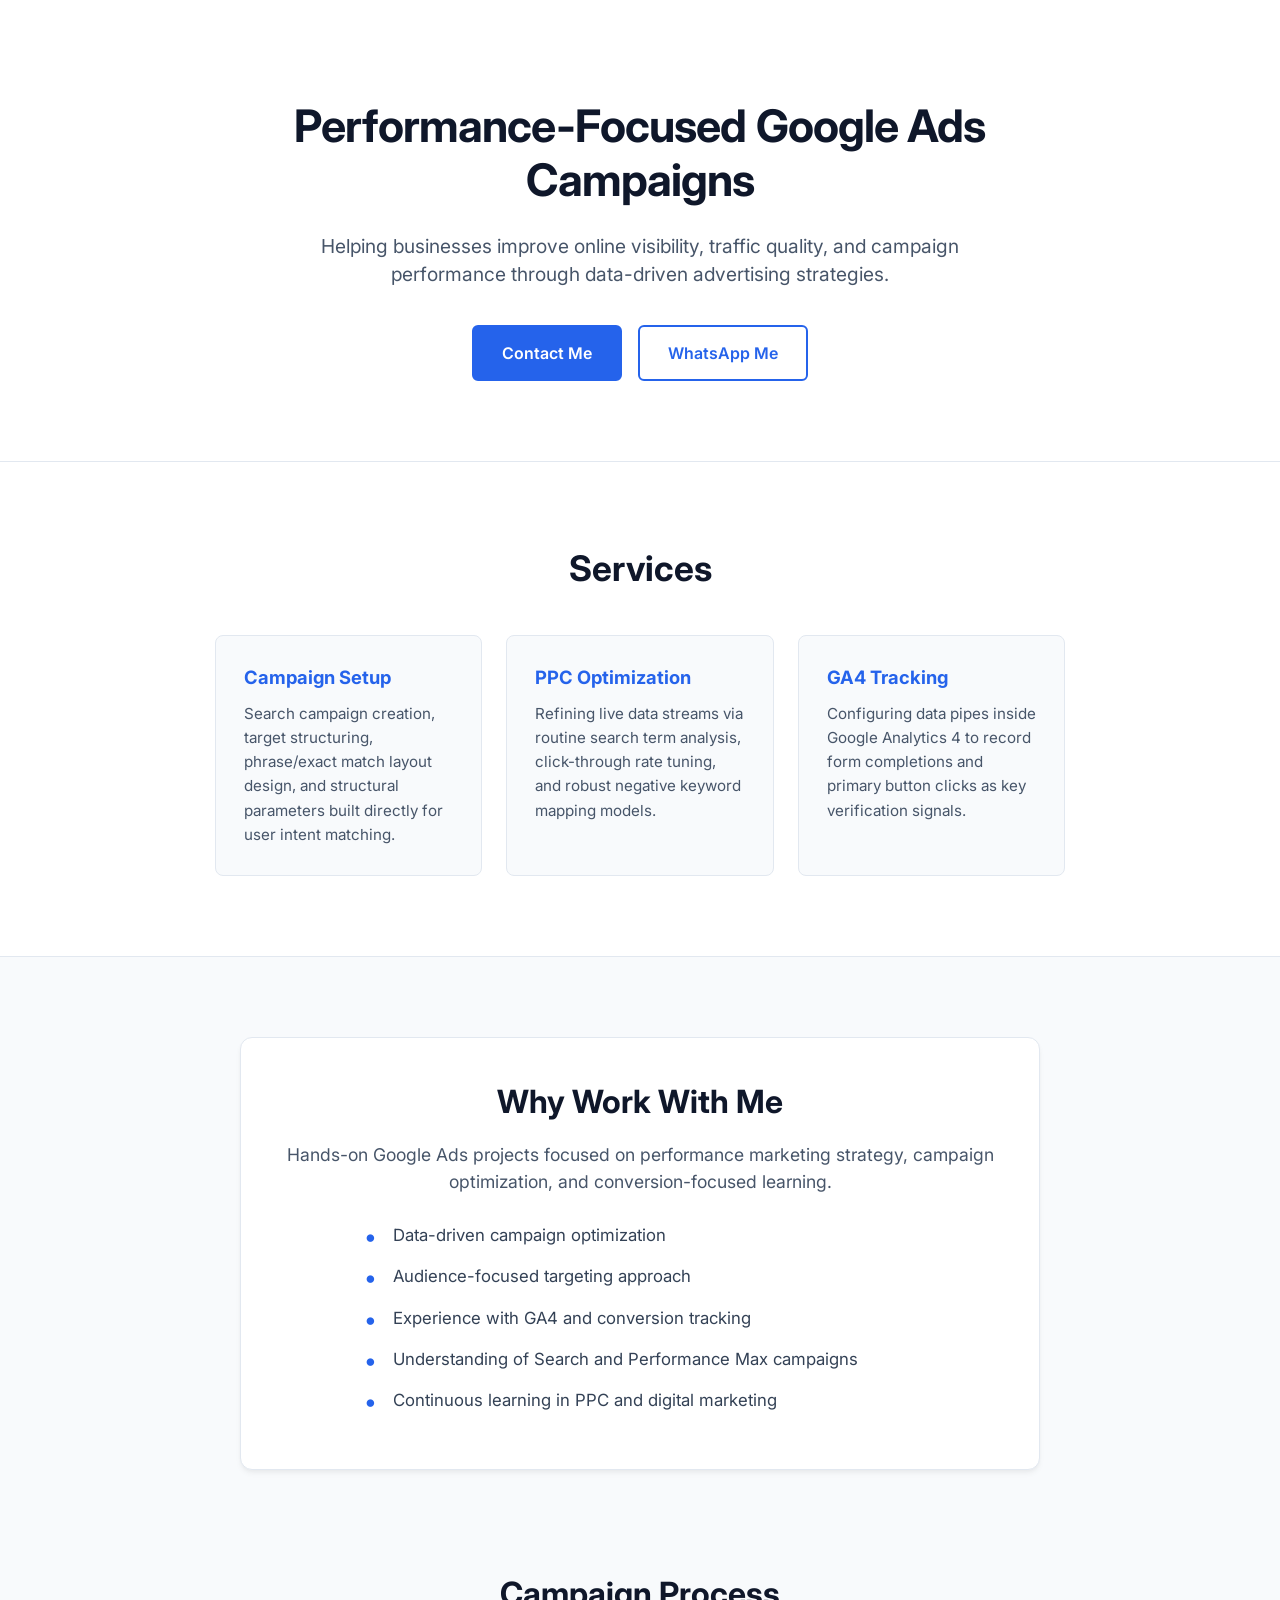
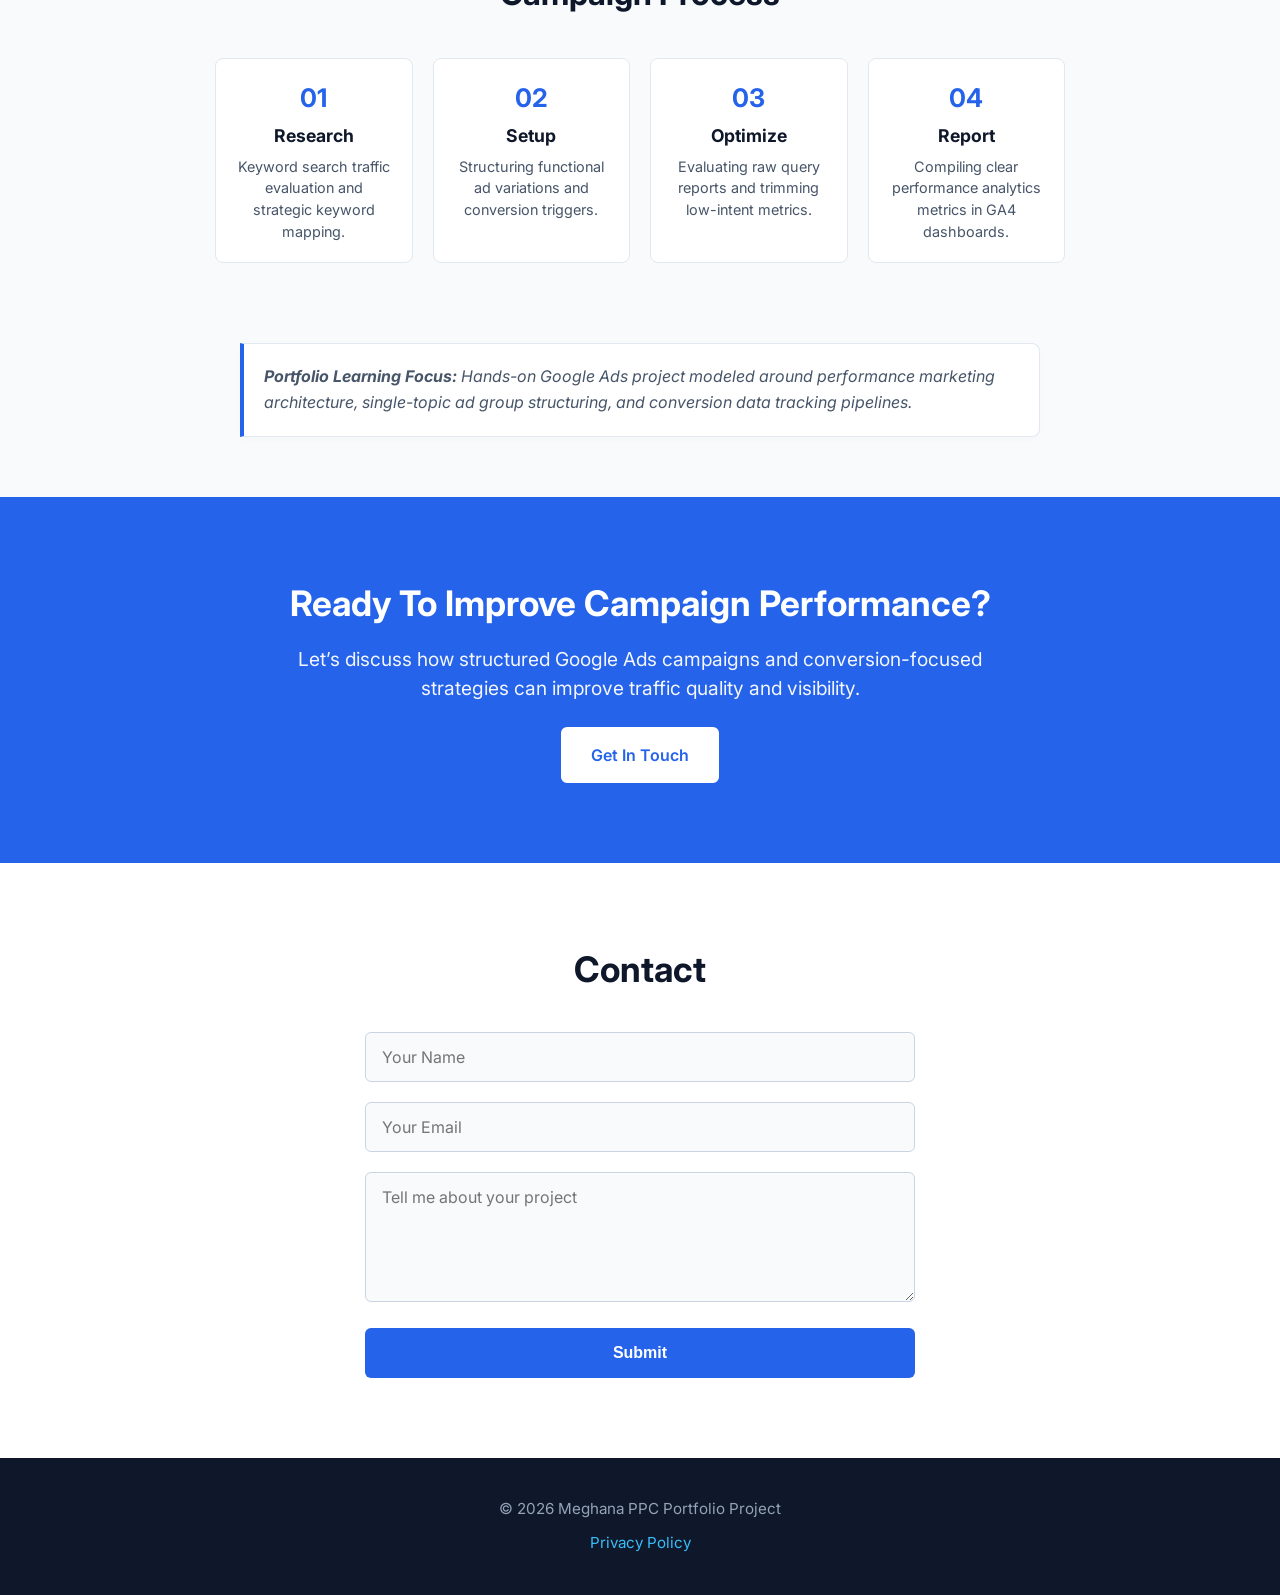
<file: index.html>
<!DOCTYPE html>
<html lang="en">
<head>
    <!-- Google tag (gtag.js) -->
<script async src="https://www.googletagmanager.com/gtag/js?id=G-Q22PCE273S"></script>
<script>
  window.dataLayer = window.dataLayer || [];
  function gtag(){dataLayer.push(arguments);}
  gtag('js', new Date());

  gtag('config', 'G-Q22PCE273S');
</script>
    <meta charset="UTF-8">
    <meta name="viewport" content="width=device-width, initial-scale=1.0">
    <title>Performance-Focused Google Ads Campaigns</title>
    
    <link rel="preconnect" href="https://fonts.googleapis.com">
    <link rel="preconnect" href="https://fonts.gstatic.com" crossorigin>
    <link href="https://fonts.googleapis.com/css2?family=Inter:wght@400;500;600;700&display=swap" rel="stylesheet">
    
    <style>
        /* --- RESET & GLOBAL STYLES --- */
        * {
            margin: 0;
            padding: 0;
            box-sizing: border-box;
        }

        html {
            scroll-behavior: smooth; /* Enables elegant page transitions */
        }

        body {
            font-family: 'Inter', sans-serif;
            background-color: #f8fafc; 
            color: #1e293b;
            line-height: 1.5;
        }

        .container {
            width: 100%;
            max-width: 960px;
            margin: 0 auto;
            padding: 0 24px;
        }

        /* --- HERO SECTION --- */
        .hero-section {
            background-color: #ffffff;
            padding: 100px 0 80px 0;
            text-align: center;
            border-bottom: 1px solid #e2e8f0;
        }

        .hero-section h1 {
            font-size: 2.8rem;
            font-weight: 700;
            color: #0f172a;
            line-height: 1.2;
            margin-bottom: 24px;
            letter-spacing: -0.02em;
        }

        .hero-subtext {
            font-size: 1.2rem;
            color: #475569;
            max-width: 700px;
            margin: 0 auto 36px auto;
        }

        /* --- BUTTONS --- */
        .hero-ctas {
            display: flex;
            gap: 16px;
            justify-content: center;
            flex-wrap: wrap;
            margin-top: 20px;
        }

        .btn-primary, .btn-secondary, .btn-banner {
            display: inline-block;
            padding: 14px 28px;
            font-size: 1rem;
            font-weight: 600;
            text-decoration: none !important;
            border-radius: 6px;
            transition: all 0.2s ease-in-out;
            cursor: pointer;
        }

        .btn-primary {
            background-color: #2563eb; 
            color: #ffffff !important;
            border: 2px solid #2563eb;
        }

        .btn-primary:hover {
            background-color: #1d4ed8;
            border-color: #1d4ed8;
        }

        .btn-secondary {
            background-color: transparent;
            color: #2563eb !important;
            border: 2px solid #2563eb;
        }

        .btn-secondary:hover {
            background-color: #eff6ff;
        }

        .btn-banner {
            background-color: #ffffff;
            color: #2563eb !important;
            border: 2px solid #ffffff;
            margin-top: 24px;
        }

        .btn-banner:hover {
            background-color: #f1f5f9;
        }

        /* --- SERVICES SECTION --- */
        .services-section {
            background-color: #ffffff;
            padding: 80px 0;
            text-align: center;
            border-bottom: 1px solid #e2e8f0;
        }

        .services-section h2 {
            font-size: 2.2rem;
            color: #0f172a;
            margin-bottom: 40px;
        }

        .services-grid {
            display: grid;
            grid-template-columns: repeat(auto-fit, minmax(220px, 1fr));
            gap: 24px;
            max-width: 850px;
            margin: 0 auto;
        }

        .service-card {
            background: #f8fafc;
            padding: 28px;
            border-radius: 8px;
            text-align: left;
            border: 1px solid #e2e8f0;
            transition: transform 0.2s, box-shadow 0.2s;
        }

        .service-card:hover {
            transform: translateY(-2px);
            box-shadow: 0 10px 15px -3px rgba(0, 0, 0, 0.05);
        }

        .service-card h3 {
            font-size: 1.15rem;
            color: #2563eb;
            margin-bottom: 10px;
        }

        .service-card p {
            font-size: 0.95rem;
            color: #475569;
            line-height: 1.6;
        }

        /* --- WHY WORK WITH ME (CARD) --- */
        .info-section {
            padding: 80px 0 60px 0;
        }

        .card {
            background: #ffffff;
            padding: 40px;
            border-radius: 12px;
            box-shadow: 0 4px 6px -1px rgba(0, 0, 0, 0.05), 0 2px 4px -1px rgba(0, 0, 0, 0.03);
            max-width: 800px;
            margin: 0 auto;
            border: 1px solid #e2e8f0;
        }

        .card h2 {
            font-size: 2rem;
            color: #0f172a;
            margin-bottom: 16px;
            text-align: center;
        }

        .card-intro {
            font-size: 1.1rem;
            color: #475569;
            text-align: center;
            margin-bottom: 28px;
        }

        .features-list {
            list-style-type: none;
            max-width: 550px;
            margin: 0 auto;
        }

        .features-list li {
            font-size: 1.05rem;
            color: #334155;
            margin-bottom: 16px;
            padding-left: 28px;
            position: relative;
            text-align: left;
        }

        .features-list li::before {
            content: "•";
            color: #2563eb;
            font-weight: bold;
            font-size: 1.5rem;
            position: absolute;
            left: 0;
            top: -4px;
        }

        /* --- PROCESS SECTION --- */
        .process-section {
            background-color: #f8fafc;
            padding: 40px 0 60px 0;
            text-align: center;
        }

        .process-section h2 {
            font-size: 2rem;
            color: #0f172a;
            margin-bottom: 40px;
        }

        .process-grid {
            display: grid;
            grid-template-columns: repeat(auto-fit, minmax(180px, 1fr));
            gap: 20px;
            max-width: 850px;
            margin: 0 auto;
        }

        .process-step {
            padding: 20px;
            background: #ffffff;
            border-radius: 8px;
            border: 1px solid #e2e8f0;
            text-align: center;
        }

        .step-num {
            font-size: 1.6rem;
            font-weight: 700;
            color: #2563eb;
            margin-bottom: 6px;
        }

        .process-step h4 {
            font-size: 1.1rem;
            color: #0f172a;
            margin-bottom: 6px;
        }

        .process-step p {
            font-size: 0.9rem;
            color: #475569;
            line-height: 1.5;
        }

        /* --- TRUST / PORTFOLIO DISCLAIMER --- */
        .trust-container {
            margin: 20px auto 60px auto;
            max-width: 800px;
        }

        .trust-callout {
            border-left: 4px solid #2563eb;
            background-color: #ffffff;
            padding: 20px;
            text-align: left;
            border-radius: 0 8px 8px 0;
            box-shadow: 0 4px 6px -1px rgba(0, 0, 0, 0.02);
            border-top: 1px solid #e2e8f0;
            border-right: 1px solid #e2e8f0;
            border-bottom: 1px solid #e2e8f0;
        }

        .trust-callout p {
            font-style: italic;
            color: #475569;
            font-size: 1rem;
            line-height: 1.6;
        }

        /* --- BLUE MIDDLE BANNER --- */
        .banner-section {
            background-color: #2563eb;
            color: #ffffff;
            padding: 80px 0;
            text-align: center;
        }

        .banner-section h2 {
            font-size: 2.2rem;
            font-weight: 700;
            margin-bottom: 16px;
        }

        .banner-section p {
            font-size: 1.2rem;
            max-width: 700px;
            margin: 0 auto;
            opacity: 0.95;
        }

        /* --- CONTACT SECTION --- */
        .contact-section {
            background-color: #ffffff;
            padding: 80px 0;
            text-align: center;
        }

        .contact-section h2 {
            font-size: 2.2rem;
            margin-bottom: 36px;
            color: #0f172a;
        }

        .contact-form {
            max-width: 550px;
            margin: 0 auto;
        }

        .form-group {
            margin-bottom: 20px;
        }

        .contact-form input, .contact-form textarea {
            width: 100%;
            padding: 14px 16px;
            font-size: 1rem;
            border: 1px solid #cbd5e1;
            border-radius: 6px;
            background-color: #f8fafc;
            font-family: inherit;
            outline: none;
            transition: all 0.2s;
            text-align: left;
        }

        .contact-form input:focus, .contact-form textarea:focus {
            border-color: #2563eb;
            background-color: #ffffff;
            box-shadow: 0 0 0 3px rgba(37, 99, 235, 0.15);
        }

        .form-submit-btn {
            width: 100%;
            padding: 16px;
            font-size: 1rem;
            font-weight: 600;
            background-color: #2563eb;
            color: #ffffff !important; /* Sharp white text */
            border: none;
            border-radius: 6px;
            cursor: pointer;
            transition: background-color 0.2s;
        }

        .form-submit-btn:hover {
            background-color: #1d4ed8;
        }

        /* --- FOOTER --- */
        footer {
            background-color: #0f172a;
            color: #94a3b8;
            padding: 40px 0;
            text-align: center;
            font-size: 0.95rem;
        }

        .footer-link {
            color: #38bdf8;
            text-decoration: none;
            display: inline-block;
            margin-top: 12px;
        }

        .footer-link:hover {
            text-decoration: underline;
        }

        /* --- RESPONSIVE LAYOUT --- */
        @media (max-width: 768px) {
            .hero-section h1 {
                font-size: 2.2rem;
            }
            .hero-subtext {
                font-size: 1.1rem;
            }
            .services-section h2, .process-section h2, .contact-section h2 {
                font-size: 1.8rem;
            }
            .banner-section h2 {
                font-size: 1.7rem;
            }
            .hero-ctas {
                flex-direction: column;
            }
            .btn-primary, .btn-secondary {
                width: 100%;
                text-align: center;
            }
            .card {
                padding: 24px;
            }
            .process-grid {
                grid-template-columns: 1fr;
                gap: 16px;
            }
        }
    </style>
</head>
<body>

    <section class="hero-section">
        <div class="container">
            <h1>Performance-Focused Google Ads Campaigns</h1>
            <p class="hero-subtext">Helping businesses improve online visibility, traffic quality, and campaign performance through data-driven advertising strategies.</p>
            
            <div class="hero-ctas">
                <a href="#contact" class="btn-primary">Contact Me</a>
                <a href="https://wa.me/917674985904" target="_blank" class="btn-secondary">WhatsApp Me</a>
            </div>
        </div>
    </section>

    <section class="services-section">
        <div class="container">
            <h2>Services</h2>
            <div class="services-grid">
                <div class="service-card">
                    <h3>Campaign Setup</h3>
                    <p>Search campaign creation, target structuring, phrase/exact match layout design, and structural parameters built directly for user intent matching.</p>
                </div>
                <div class="service-card">
                    <h3>PPC Optimization</h3>
                    <p>Refining live data streams via routine search term analysis, click-through rate tuning, and robust negative keyword mapping models.</p>
                </div>
                <div class="service-card">
                    <h3>GA4 Tracking</h3>
                    <p>Configuring data pipes inside Google Analytics 4 to record form completions and primary button clicks as key verification signals.</p>
                </div>
            </div>
        </div>
    </section>

    <section class="info-section">
        <div class="container">
            <div class="card">
                <h2>Why Work With Me</h2>
                <p class="card-intro">Hands-on Google Ads projects focused on performance marketing strategy, campaign optimization, and conversion-focused learning.</p>
                
                <ul class="features-list">
                    <li>Data-driven campaign optimization</li>
                    <li>Audience-focused targeting approach</li>
                    <li>Experience with GA4 and conversion tracking</li>
                    <li>Understanding of Search and Performance Max campaigns</li>
                    <li>Continuous learning in PPC and digital marketing</li>
                </ul>
            </div>
        </div>
    </section>

    <section class="process-section">
        <div class="container">
            <h2>Campaign Process</h2>
            <div class="process-grid">
                <div class="process-step">
                    <div class="step-num">01</div>
                    <h4>Research</h4>
                    <p>Keyword search traffic evaluation and strategic keyword mapping.</p>
                </div>
                <div class="process-step">
                    <div class="step-num">02</div>
                    <h4>Setup</h4>
                    <p>Structuring functional ad variations and conversion triggers.</p>
                </div>
                <div class="process-step">
                    <div class="step-num">03</div>
                    <h4>Optimize</h4>
                    <p>Evaluating raw query reports and trimming low-intent metrics.</p>
                </div>
                <div class="process-step">
                    <div class="step-num">04</div>
                    <h4>Report</h4>
                    <p>Compiling clear performance analytics metrics in GA4 dashboards.</p>
                </div>
            </div>
        </div>
    </section>

    <section class="trust-section">
        <div class="container">
            <div class="trust-container">
                <div class="trust-callout">
                    <p><strong>Portfolio Learning Focus:</strong> Hands-on Google Ads project modeled around performance marketing architecture, single-topic ad group structuring, and conversion data tracking pipelines.</p>
                </div>
            </div>
        </div>
    </section>

    <section class="banner-section">
        <div class="container">
            <h2>Ready To Improve Campaign Performance?</h2>
            <p>Let’s discuss how structured Google Ads campaigns and conversion-focused strategies can improve traffic quality and visibility.</p>
            <a href="#contact" class="btn-banner">Get In Touch</a>
        </div>
    </section>

    <section id="contact" class="contact-section">
        <div class="container">
            <h2>Contact</h2>
            <form class="contact-form" action="thank-you.html" method="GET">
                <div class="form-group">
                    <input type="text" placeholder="Your Name" required>
                </div>
                <div class="form-group">
                    <input type="email" placeholder="Your Email" required>
                </div>
                <div class="form-group">
                    <textarea placeholder="Tell me about your project" rows="5" required></textarea>
                </div>
                <button type="submit" class="form-submit-btn">Submit</button>
            </form>
        </div>
    </section>

    <footer>
        <div class="container">
            <p>&copy; 2026 Meghana PPC Portfolio Project</p>
            <a href="privacy-policy.html" class="footer-link">Privacy Policy</a>
        </div>
    </footer>

</body>
</html>
</file>
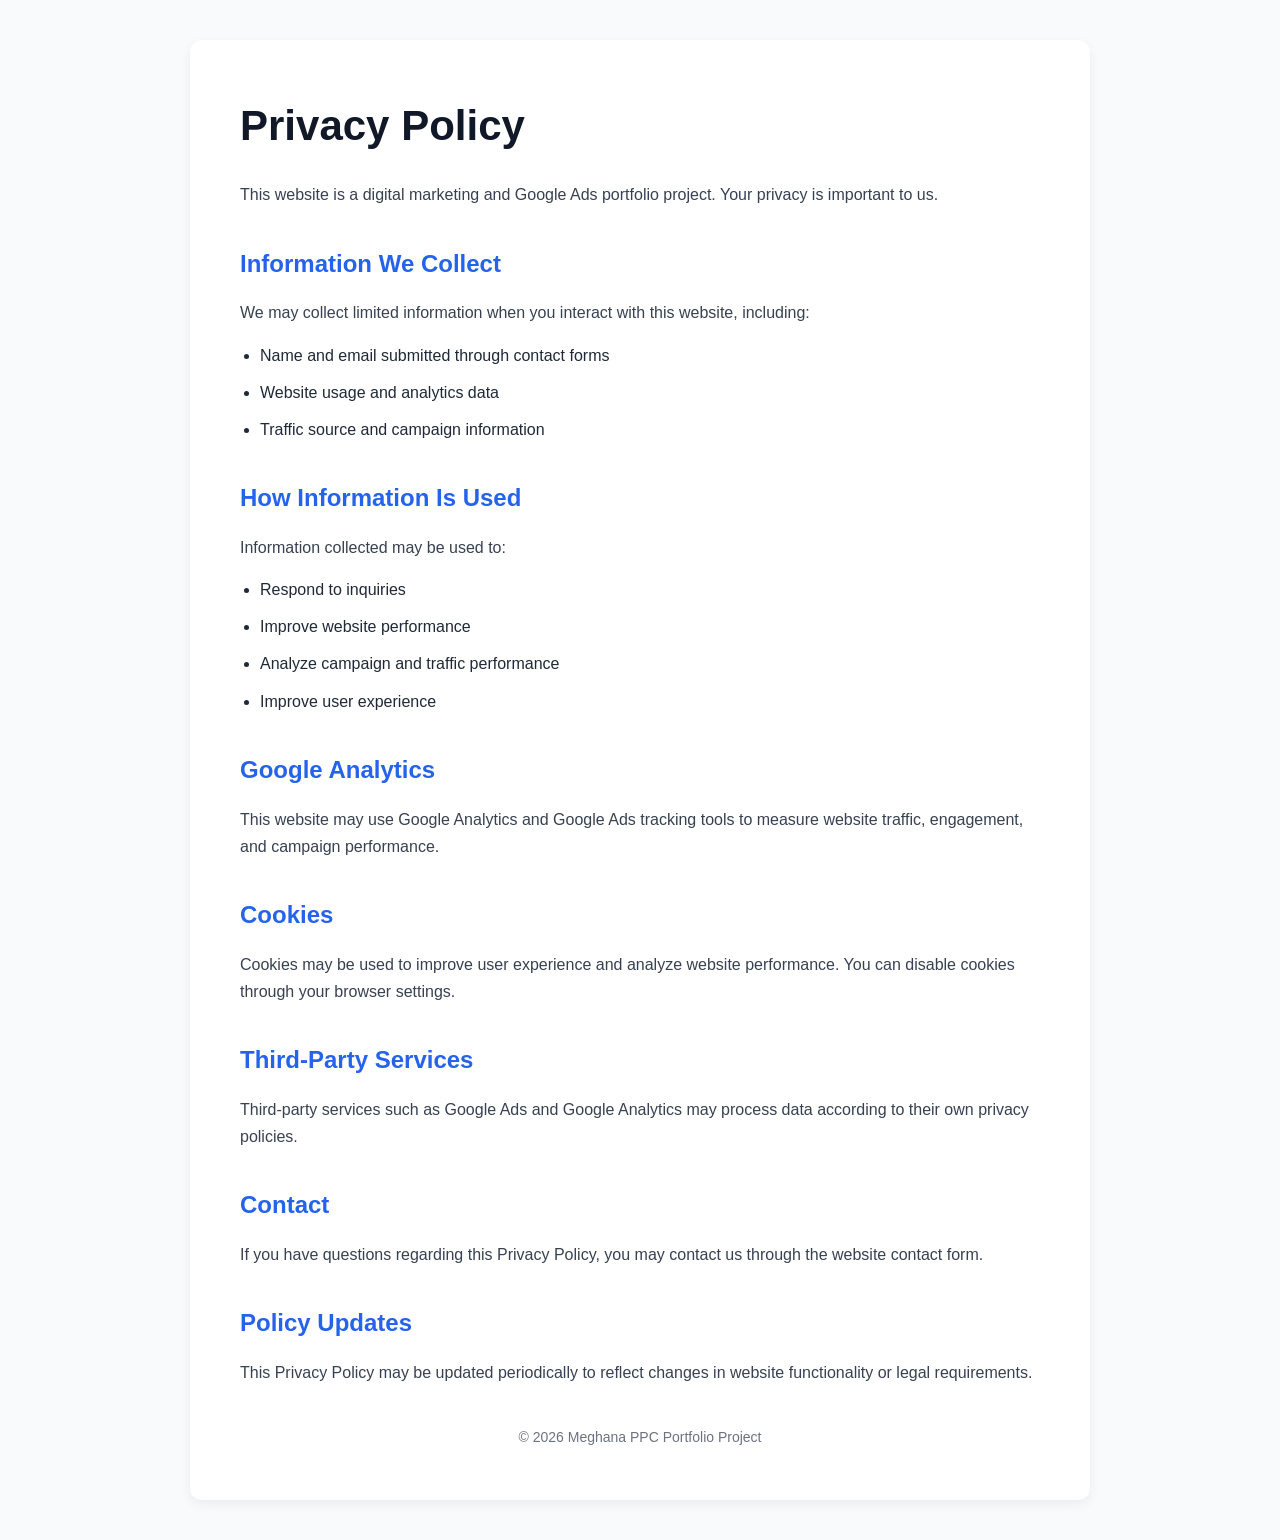
<file: privacy-policy.html>
<!DOCTYPE html>
<html lang="en">
<head>
  <!-- Google tag (gtag.js) -->
<script async src="https://www.googletagmanager.com/gtag/js?id=G-Q22PCE273S"></script>
<script>
  window.dataLayer = window.dataLayer || [];
  function gtag(){dataLayer.push(arguments);}
  gtag('js', new Date());

  gtag('config', 'G-Q22PCE273S');
</script>
  <meta charset="UTF-8" />
  <meta name="viewport" content="width=device-width, initial-scale=1.0" />
  <title>Privacy Policy</title>

  <style>
    * {
      margin: 0;
      padding: 0;
      box-sizing: border-box;
      font-family: Arial, sans-serif;
    }

    body {
      background: #f8fafc;
      color: #1f2937;
      line-height: 1.7;
      padding: 40px 20px;
    }

    .container {
      max-width: 900px;
      margin: auto;
      background: white;
      padding: 50px;
      border-radius: 12px;
      box-shadow: 0 4px 12px rgba(0,0,0,0.06);
    }

    h1 {
      font-size: 42px;
      margin-bottom: 20px;
      color: #111827;
    }

    h2 {
      margin-top: 35px;
      margin-bottom: 15px;
      color: #2563eb;
    }

    p {
      margin-bottom: 15px;
      color: #374151;
    }

    ul {
      padding-left: 20px;
      margin-bottom: 20px;
    }

    li {
      margin-bottom: 10px;
    }

    a {
      color: #2563eb;
      text-decoration: none;
    }

    footer {
      margin-top: 40px;
      text-align: center;
      color: #6b7280;
      font-size: 14px;
    }
  </style>
</head>
<body>

  <div class="container">

    <h1>Privacy Policy</h1>

    <p>
      This website is a digital marketing and Google Ads portfolio project.
      Your privacy is important to us.
    </p>

    <h2>Information We Collect</h2>

    <p>
      We may collect limited information when you interact with this website, including:
    </p>

    <ul>
      <li>Name and email submitted through contact forms</li>
      <li>Website usage and analytics data</li>
      <li>Traffic source and campaign information</li>
    </ul>

    <h2>How Information Is Used</h2>

    <p>
      Information collected may be used to:
    </p>

    <ul>
      <li>Respond to inquiries</li>
      <li>Improve website performance</li>
      <li>Analyze campaign and traffic performance</li>
      <li>Improve user experience</li>
    </ul>

    <h2>Google Analytics</h2>

    <p>
      This website may use Google Analytics and Google Ads tracking tools to measure website traffic, engagement, and campaign performance.
    </p>

    <h2>Cookies</h2>

    <p>
      Cookies may be used to improve user experience and analyze website performance.
      You can disable cookies through your browser settings.
    </p>

    <h2>Third-Party Services</h2>

    <p>
      Third-party services such as Google Ads and Google Analytics may process data according to their own privacy policies.
    </p>

    <h2>Contact</h2>

    <p>
      If you have questions regarding this Privacy Policy, you may contact us through the website contact form.
    </p>

    <h2>Policy Updates</h2>

    <p>
      This Privacy Policy may be updated periodically to reflect changes in website functionality or legal requirements.
    </p>

    <footer>
      © 2026 Meghana PPC Portfolio Project
    </footer>

  </div>

</body>
</html>
</file>
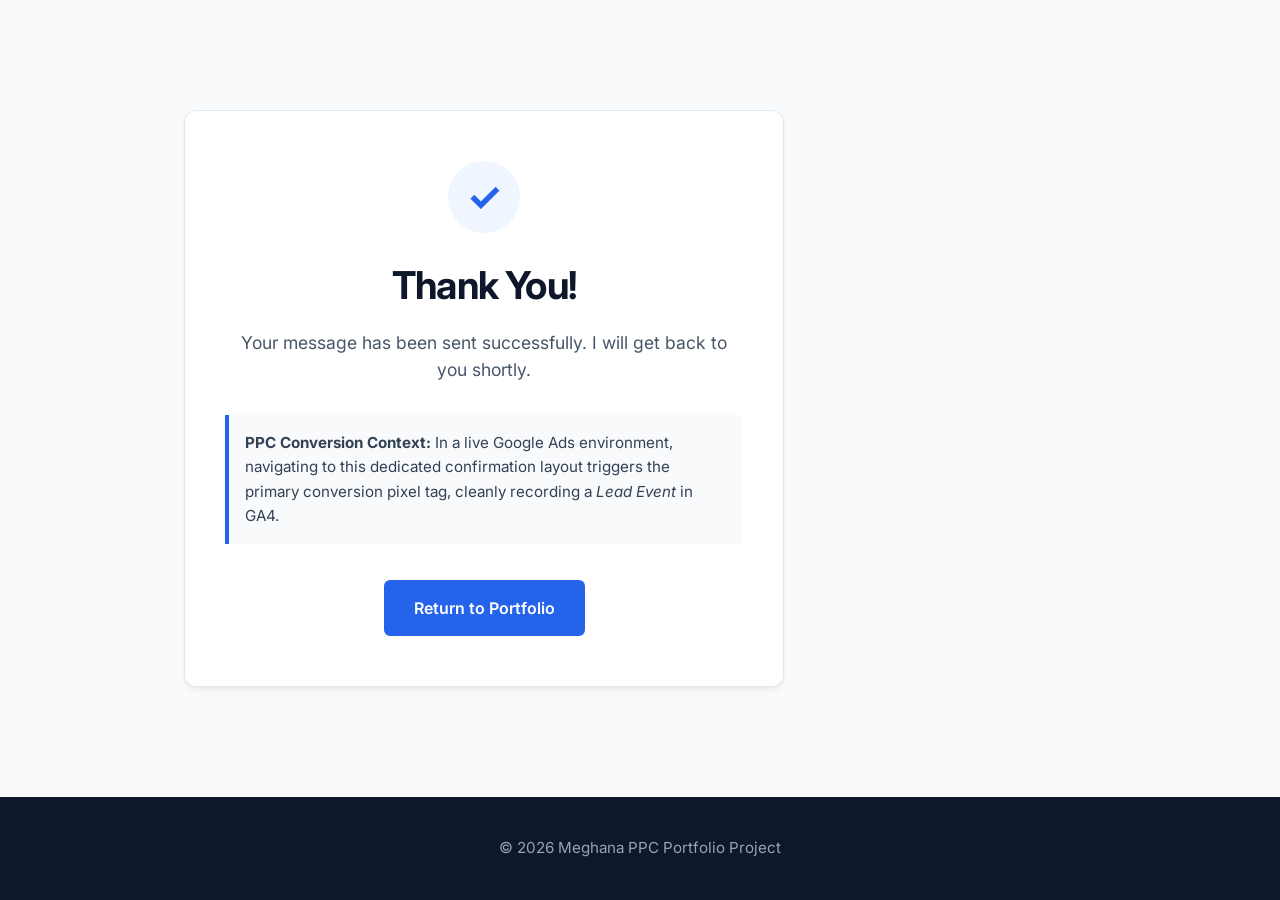
<file: thank-you.html>
<!DOCTYPE html>
<html lang="en">
<head>
    <!-- Google tag (gtag.js) -->
<script async src="https://www.googletagmanager.com/gtag/js?id=G-Q22PCE273S"></script>
<script>
  window.dataLayer = window.dataLayer || [];
  function gtag(){dataLayer.push(arguments);}
  gtag('js', new Date());

  gtag('config', 'G-Q22PCE273S');
</script>
    

    <meta charset="UTF-8">
    <meta name="viewport" content="width=device-width, initial-scale=1.0">
    <title>Thank You - Message Received</title>
    
    <link rel="preconnect" href="https://fonts.googleapis.com">
    <link rel="preconnect" href="https://fonts.gstatic.com" crossorigin>
    <link href="https://fonts.googleapis.com/css2?family=Inter:wght@400;500;600;700&display=swap" rel="stylesheet">
    
    <style>
        /* --- RESET & GLOBAL STYLES --- */
        * {
            margin: 0;
            padding: 0;
            box-sizing: border-box;
        }

        body {
            font-family: 'Inter', sans-serif;
            background-color: #f8fafc; /* Cool light gray background */
            color: #1e293b;
            line-height: 1.5;
            display: flex;
            flex-direction: column;
            min-height: 100vh;
            justify-content: space-between;
        }

        .container {
            width: 100%;
            max-width: 960px;
            margin: 0 auto;
            padding: 0 24px;
        }

        /* --- THANK YOU CARD CONTENT --- */
        .thank-you-wrapper {
            flex-grow: 1;
            display: flex;
            align-items: center;
            justify-content: center;
            padding: 60px 0;
        }

        .thank-you-card {
            background: #ffffff;
            padding: 50px 40px;
            border-radius: 12px;
            box-shadow: 0 4px 6px -1px rgba(0, 0, 0, 0.05), 0 2px 4px -1px rgba(0, 0, 0, 0.03);
            max-width: 600px;
            width: 100%;
            text-align: center;
            border: 1px solid #e2e8f0;
        }

        /* Custom Modern Success Checkmark Icon */
        .success-icon {
            width: 72px;
            height: 72px;
            background-color: #eff6ff;
            color: #2563eb;
            font-size: 2.5rem;
            font-weight: 700;
            line-height: 72px;
            border-radius: 50%;
            margin: 0 auto 24px auto;
        }

        .thank-you-card h1 {
            font-size: 2.4rem;
            font-weight: 700;
            color: #0f172a;
            margin-bottom: 16px;
            letter-spacing: -0.02em;
        }

        .thank-you-card p {
            font-size: 1.1rem;
            color: #475569;
            margin-bottom: 32px;
        }

        /* PPC Marketing Framework Callout Box */
        .marketing-note {
            background-color: #f8fafc;
            border-left: 4px solid #2563eb;
            padding: 16px;
            text-align: left;
            border-radius: 0 6px 6px 0;
            margin-bottom: 36px;
            font-size: 0.95rem;
            color: #334155;
            line-height: 1.6;
        }

        /* Return Button Style */
        .btn-back {
            display: inline-block;
            padding: 14px 28px;
            font-size: 1rem;
            font-weight: 600;
            text-decoration: none !important;
            background-color: #2563eb;
            color: #ffffff !important;
            border: 2px solid #2563eb;
            border-radius: 6px;
            transition: all 0.2s ease-in-out;
            cursor: pointer;
        }

        .btn-back:hover {
            background-color: #1d4ed8;
            border-color: #1d4ed8;
            transform: translateY(-1px);
        }

        /* --- FOOTER --- */
        footer {
            background-color: #0f172a;
            color: #94a3b8;
            padding: 40px 0;
            text-align: center;
            font-size: 0.95rem;
        }

        /* --- RESPONSIVE LAYOUT --- */
        @media (max-width: 480px) {
            .thank-you-card {
                padding: 30px 20px;
            }
            .thank-you-card h1 {
                font-size: 1.8rem;
            }
            .thank-you-card p {
                font-size: 1rem;
            }
        }
    </style>
</head>
<body>

    <div class="thank-you-wrapper">
        <div class="container">
            <div class="thank-you-card">
                <div class="success-icon">✓</div>
                
                <h1>Thank You!</h1>
                <p>Your message has been sent successfully. I will get back to you shortly.</p>
                
                <div class="marketing-note">
                    <strong>PPC Conversion Context:</strong> In a live Google Ads environment, navigating to this dedicated confirmation layout triggers the primary conversion pixel tag, cleanly recording a <em>Lead Event</em> in GA4.
                </div>
                
                <a href="index.html" class="btn-back">Return to Portfolio</a>
            </div>
        </div>
    </div>

    <footer>
        <div class="container">
            <p>&copy; 2026 Meghana PPC Portfolio Project</p>
        </div>
    </footer>

</body>
</html>
</file>
